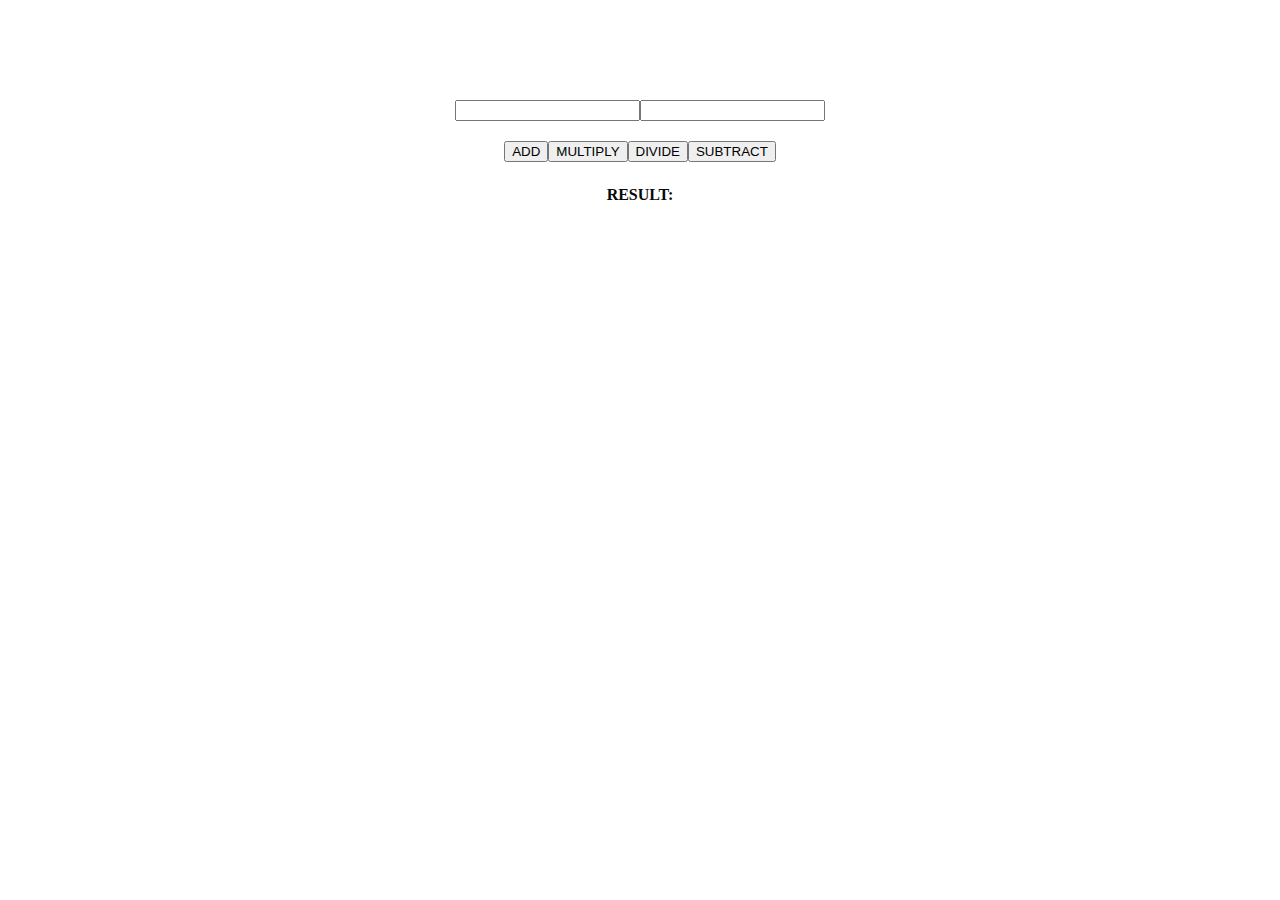
<file: calculator/index.html>
<!DOCTYPE html>
<meta name="viewport" content="width=device-width, initial-scale=1.0">
<link rel="stylesheet" href="index.css">
<html>
    <head>
       
    </head>
    <body >
       
        <div class="center-div"> 
            <input type="number" id="num1" >
            <input type="number" id="num2">
            
        </div>
        
        <div>
            <button onclick="add()">ADD</button>
            <button onclick="multiply()">MULTIPLY</button>
            <button onclick="divide()">DIVIDE</button>
            <button onclick="subtract()">SUBTRACT</button>
        </div>
        <div>
            <span id="sum-el">RESULT: </span>
        </div>
            <script src="index.js"></script>
            

        
       
    </body>
</html>
</file>
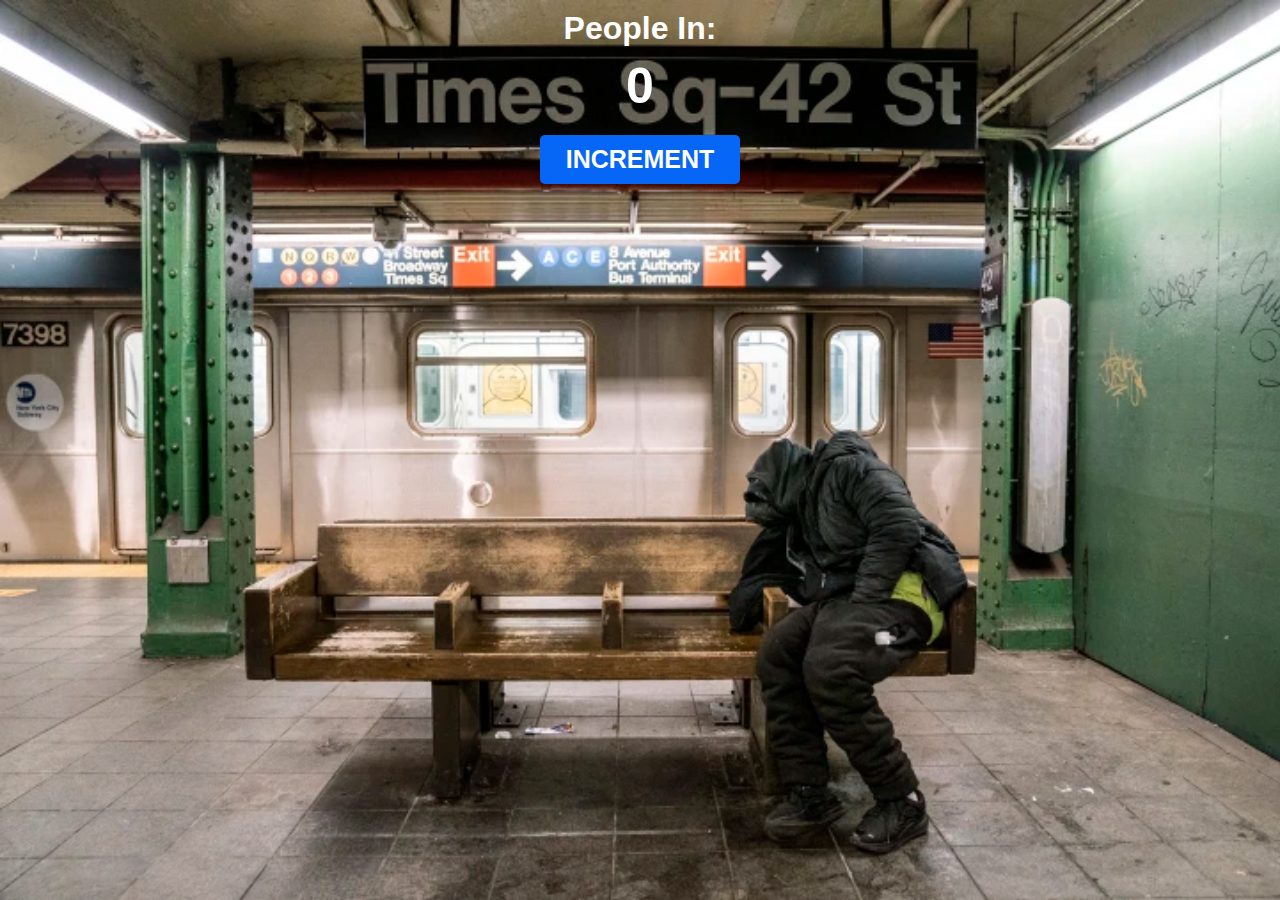
<file: passenger_counter/index.html>
<html>
    <head>
        <link rel="stylesheet" href="index.css">
    </head>
    <body>
        <h1>People In:</h1>
        <h2 id="count-el">0</h2>
        <!-- Create a INCREMENT button with the id="increment-btn" -->
        <button id="increment-btn" onclick="inc()">INCREMENT</button>
        <script src="index.js"></script>
    </body>
</html>
</file>
<file: calculator/index.css>
.center-div {

    display: flex;
    justify-content: center;
    text-align: center;
    margin-top: 100px;
}
span {
    padding: 4px;
    font-weight: bold;
    font-size: 16px;
    color: rgb(8, 8, 8);
}
div{ 
    margin-top: 20px;
    display: flex;
    justify-content: center;
    text-align: center;  
}

.background-div {
    background-image: url("math.jpg");
    background-size: cover;
    background-position: center;
    /* Additional styles for the div */
    width: 100%;
    height: 100px;
  }
</file>
<file: passenger_counter/index.css>
body {
  background-image: url("subway.png");
  background-size: cover;
  font-family: -apple-system, BlinkMacSystemFont, 'Segoe UI', Roboto, Oxygen, Ubuntu, Cantarell, 'Open Sans', 'Helvetica Neue', sans-serif;
  font-weight: bold;
  text-align: center;
}

h1 {
  color: white;
  margin-top: 10px;
  margin-bottom: 10px;
}

h2 {
  color: white;
  font-size: 50px;
  margin-top: 0;
  margin-bottom: 20px;
}

button {
  border: none;
  padding-top: 10px;
  padding-bottom: 10px;
  color: white;
  font-weight: bold;
  font-size: 25px;
  width: 200px;
  margin-bottom: 5px;
  border-radius: 5px;
}

#increment-btn {
  background: rgb(6, 102, 246);
}

#save-btn {
  background: rgb(51, 195, 51);
}
</file>
